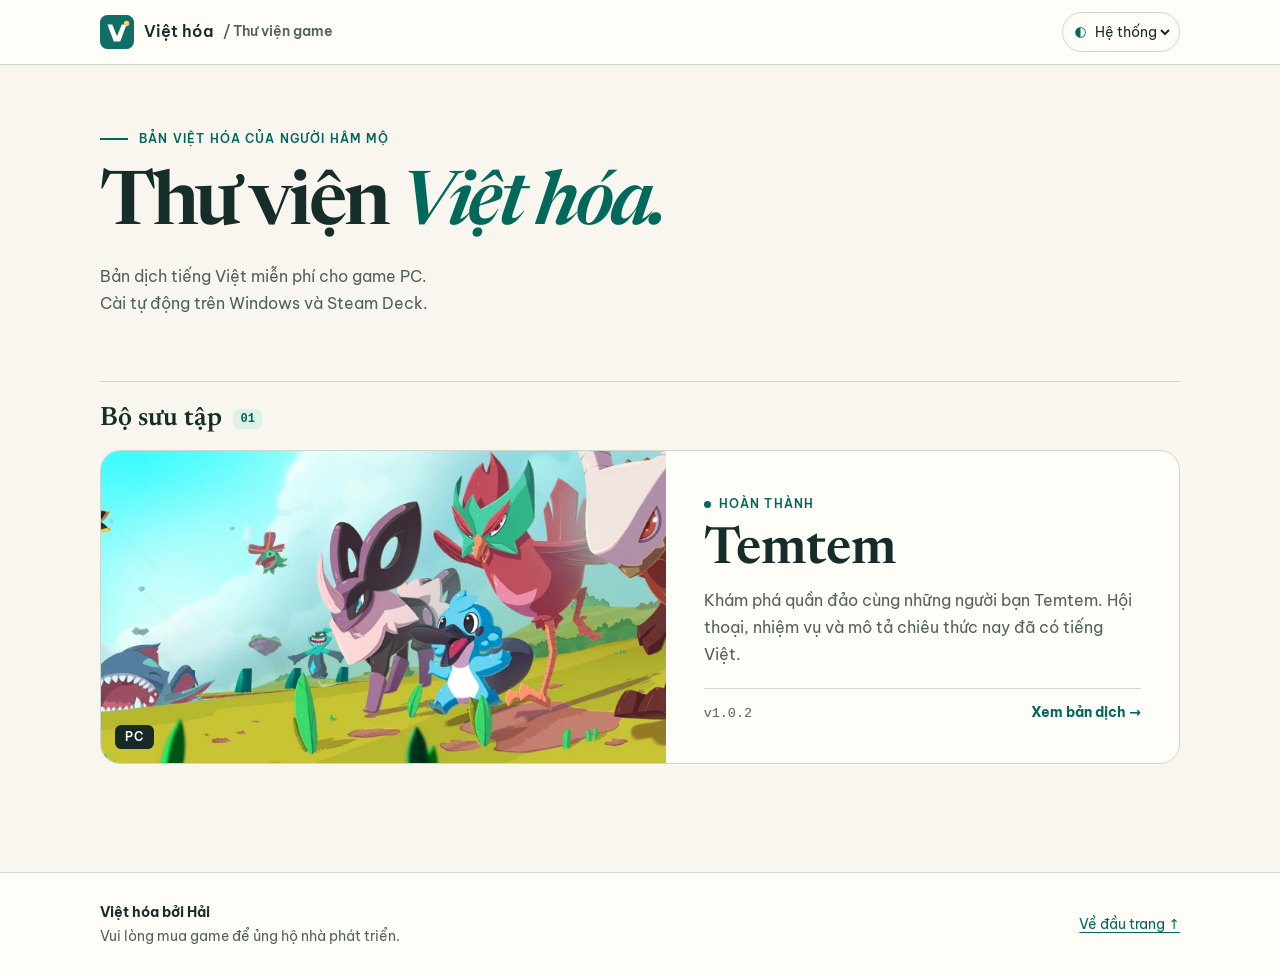
<file: index.html>
<!doctype html>
<html lang="vi">
<head>
<meta charset="utf-8">
<meta name="viewport" content="width=device-width, initial-scale=1">
<title>Việt Hóa Game PC — Patch tiếng Việt</title>
<meta name="description" content="Danh sách bản Việt hóa game PC của Hải: patch tiếng Việt cài tự động cho Windows và Steam Deck.">
<link rel="canonical" href="https://hhhai0304.github.io/viethoa/">
<meta property="og:type" content="website">
<meta property="og:site_name" content="Việt Hóa">
<meta property="og:locale" content="vi_VN">
<meta property="og:title" content="Việt Hóa Game PC — Patch tiếng Việt">
<meta property="og:description" content="Danh sách bản Việt hóa game PC của Hải: patch tiếng Việt cài tự động cho Windows và Steam Deck.">
<meta property="og:url" content="https://hhhai0304.github.io/viethoa/">
<meta property="og:image" content="https://hhhai0304.github.io/viethoa/static/og-default.png">
<meta name="twitter:card" content="summary_large_image">
<meta name="color-scheme" content="light dark">
<script>try { const t = localStorage.getItem('viethoa-theme'); if (t === 'light' || t === 'dark') document.documentElement.dataset.theme = t; } catch {}</script>
<meta name="application-name" content="Việt Hóa">
<link rel="icon" href="static/favicon.ico" sizes="any">
<link rel="icon" type="image/svg+xml" href="static/favicon.svg">
<link rel="apple-touch-icon" href="static/apple-touch-icon.png">
<meta name="google-site-verification" content="6tw9dWfNj-DUHncGl-YwW4p9Vcy91TCpox1AK8zlNxc">
<link rel="preconnect" href="https://fonts.googleapis.com">
<link rel="preconnect" href="https://fonts.gstatic.com" crossorigin>
<link href="https://fonts.googleapis.com/css2?family=Be+Vietnam+Pro:wght@400;500;600&family=Newsreader:opsz,wght@6..72,600;6..72,700&display=swap" rel="stylesheet">
<style>.keyart { max-width: 100%; }</style>
<link rel="stylesheet" href="static/style.css?v=eda19a79c645">

</head>
<body id="top">
<header class="mast"><div class="wide mast-inner">
  <a class="brand" href="./"><img src="static/favicon.svg" width="34" height="34" alt="">Việt hóa <span>/ Thư viện game</span></a>
  <label class="theme" hidden><span aria-hidden="true">◐</span><select aria-label="Giao diện">
    <option value="auto">Hệ thống</option><option value="light">Sáng</option><option value="dark">Tối</option>
  </select></label>
</div></header>
<main class="wide library">
<header class="library-head">
  <p class="kicker">Bản Việt hóa của người hâm mộ</p>
  <h1>Thư viện <em>Việt hóa.</em></h1>
  <p class="sub">Bản dịch tiếng Việt miễn phí cho game PC.<br>Cài tự động trên Windows và Steam Deck.</p>
</header>
<section class="shelf">
  <h2>Bộ sưu tập <span>01</span></h2>
  <div class="games"><a class="game-link" href="temtem/"><div class="art"><img class="keyart" src="static/temtem/cover.webp" alt=""><span class="platform">PC</span></div><div class="game-copy"><small class="status">Hoàn thành</small><h3>Temtem</h3><p>Khám phá quần đảo cùng những người bạn Temtem. Hội thoại, nhiệm vụ và mô tả chiêu thức nay đã có tiếng Việt.</p><div class="card-end"><small>v1.0.2</small><strong>Xem bản dịch <span aria-hidden="true">→</span></strong></div></div></a></div>
</section>
</main>
<footer><div class="wide foot-inner"><div><strong>Việt hóa bởi Hải</strong>
<p>Vui lòng mua game để ủng hộ nhà phát triển.</p></div><a href="#top">Về đầu trang ↑</a></div></footer>

<script src="static/app.js?v=de5a2815a2db" defer></script>
</body>
</html>
</file>
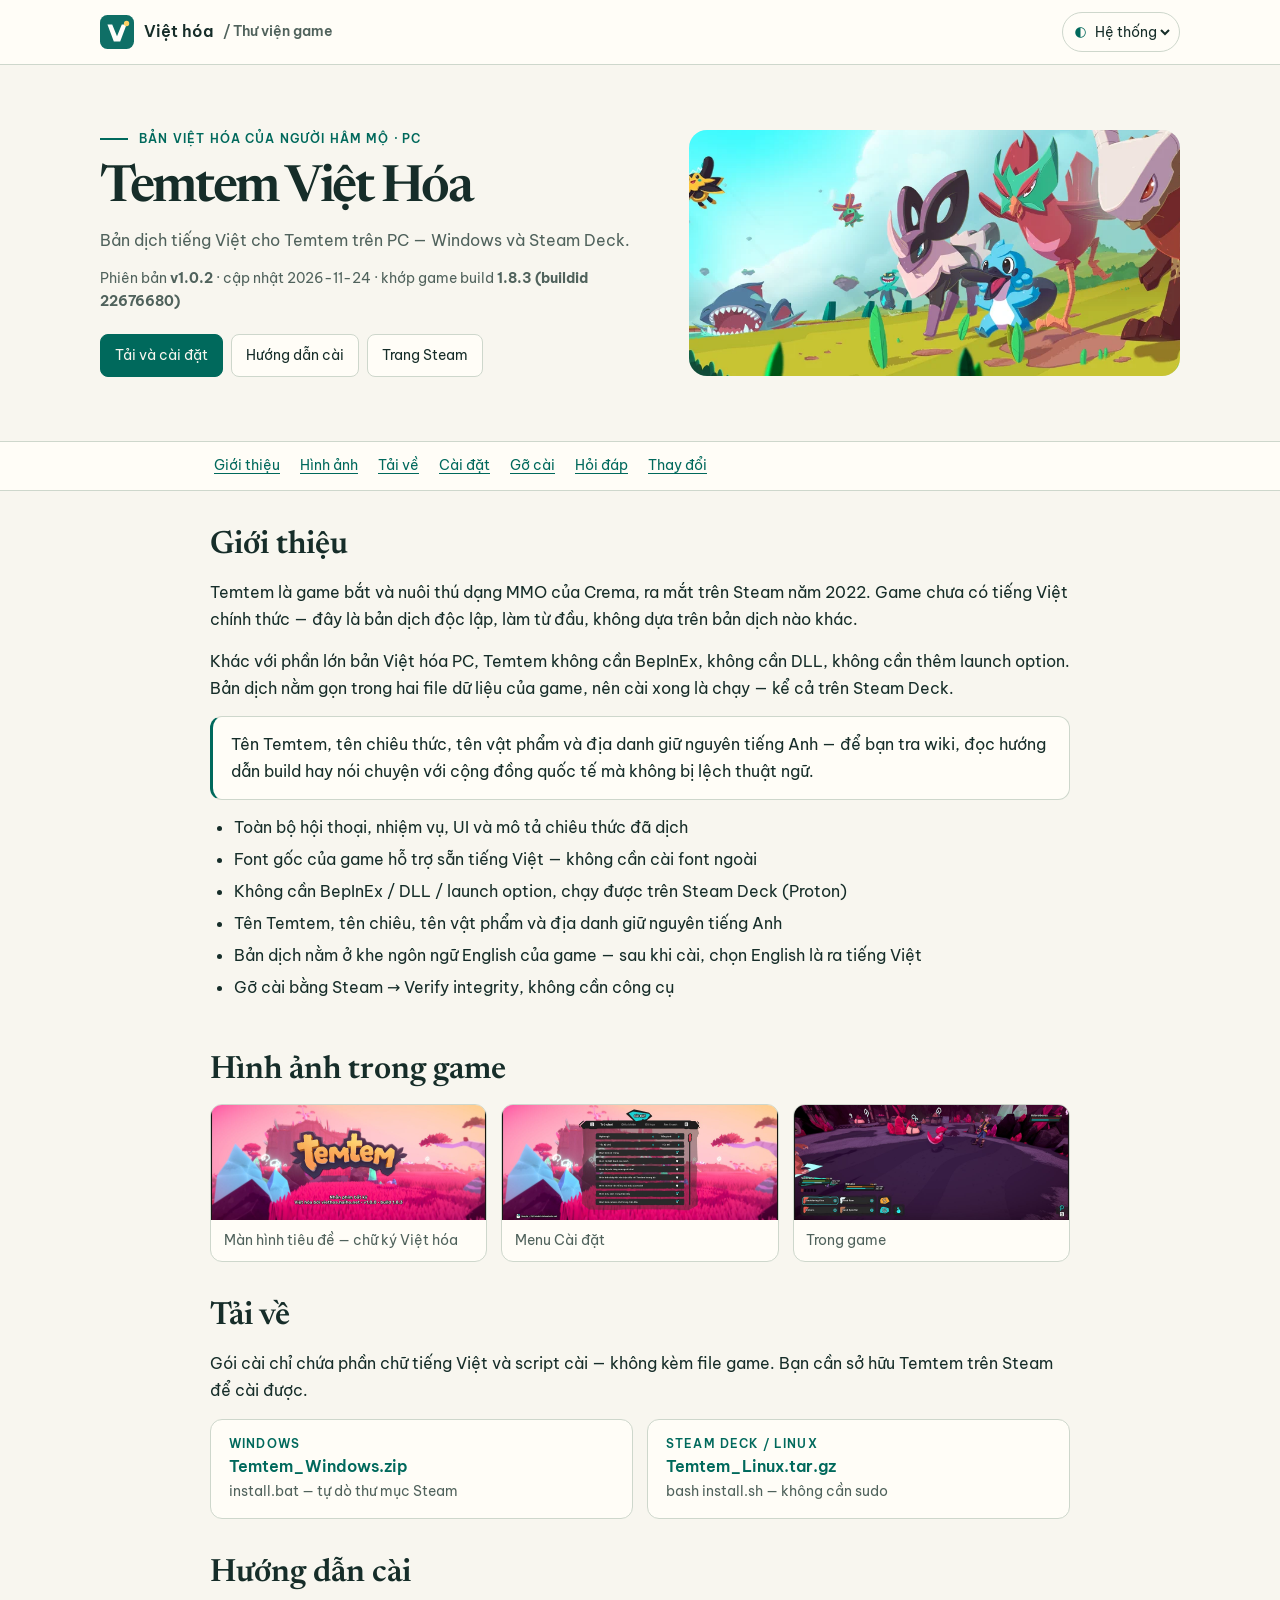
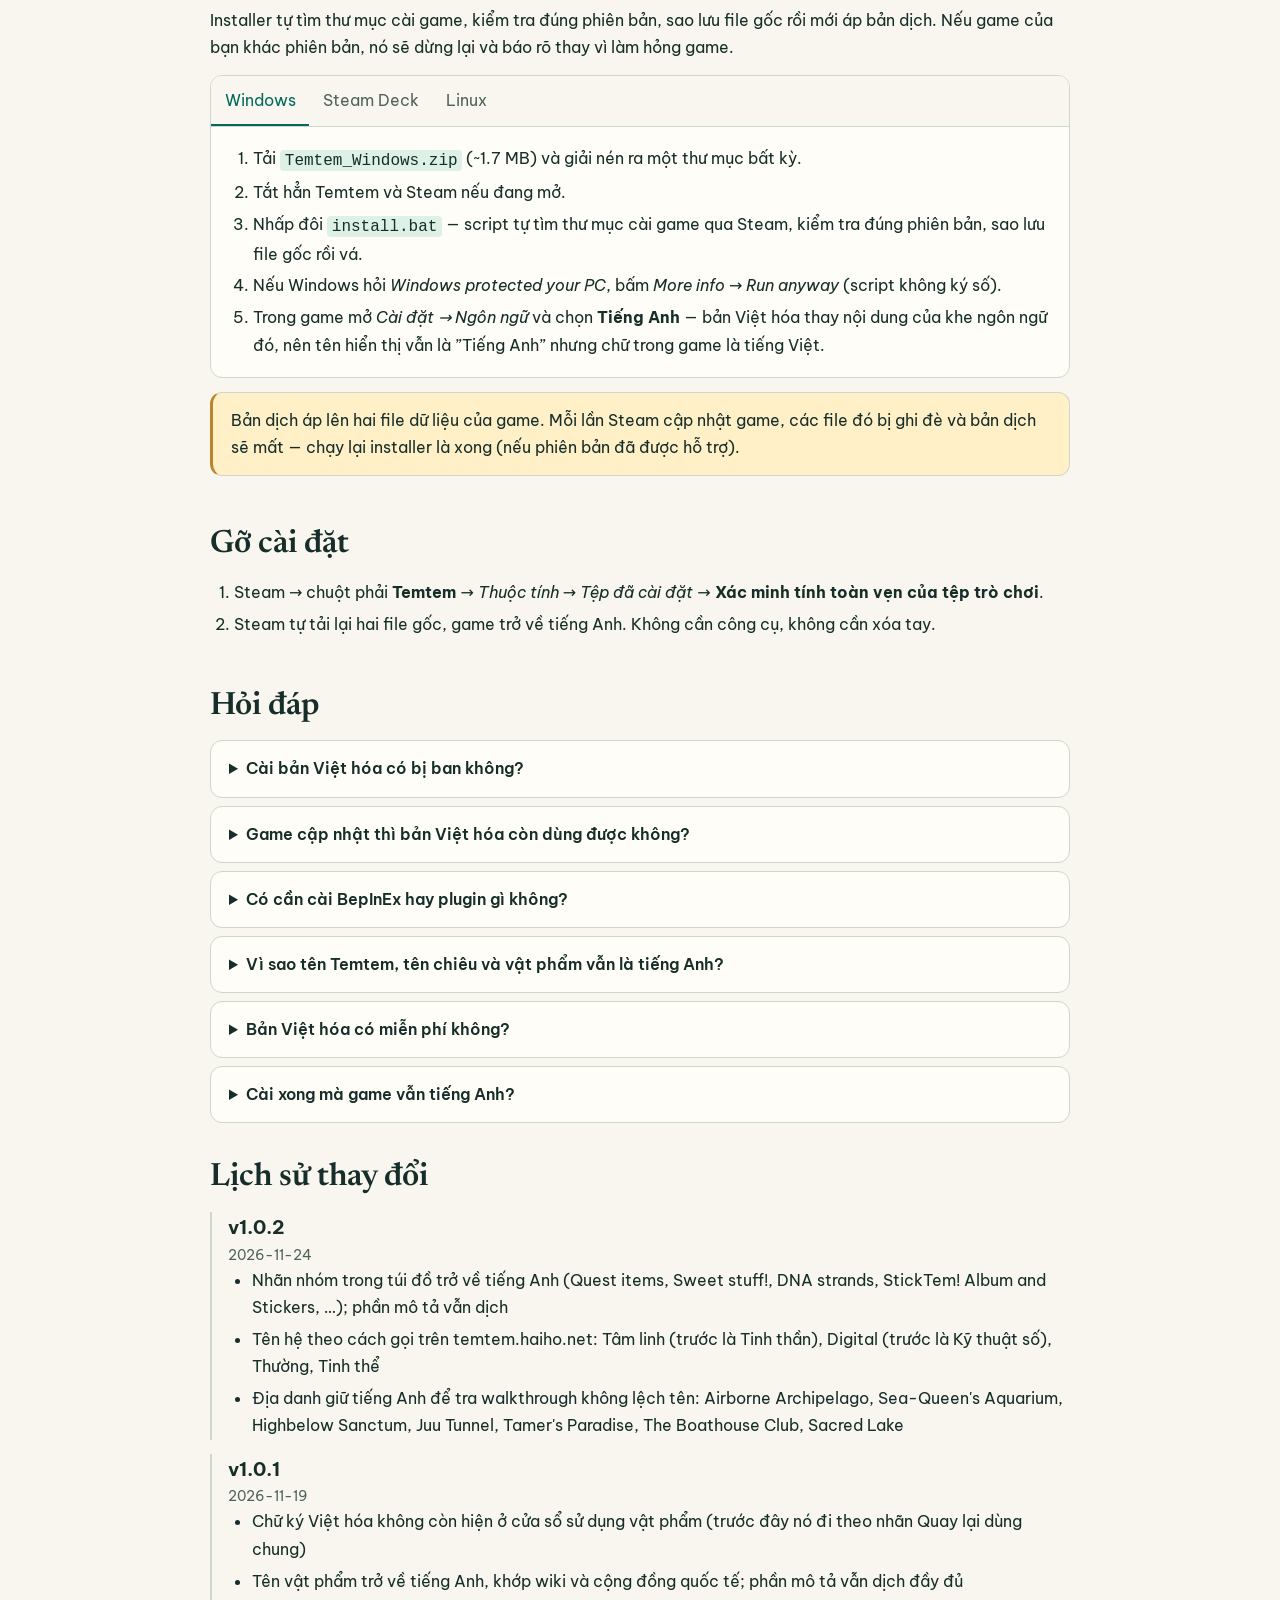
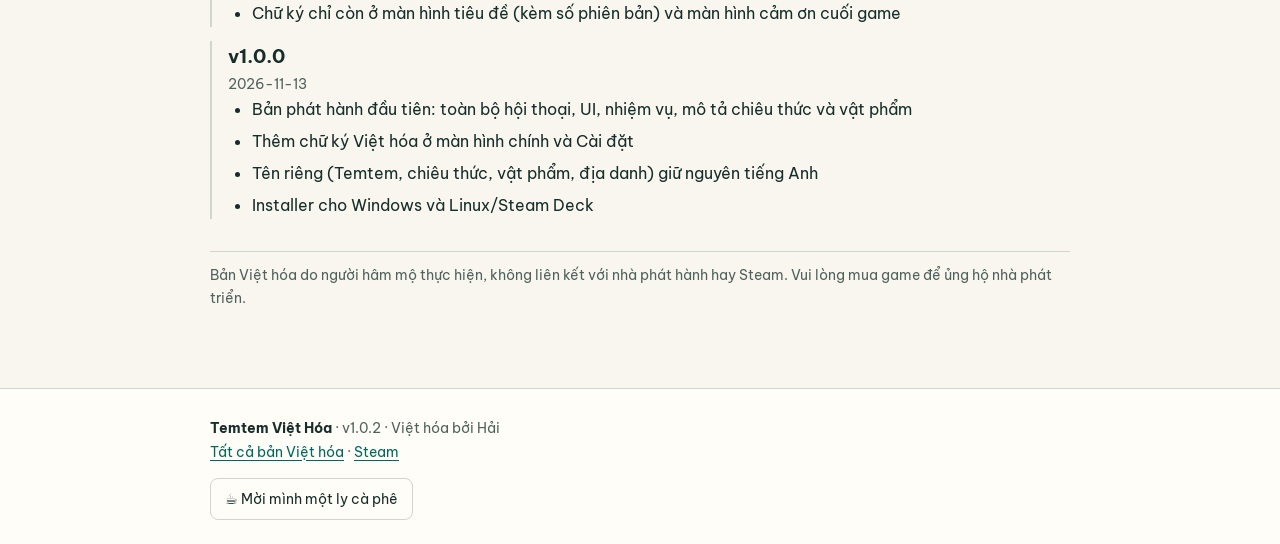
<file: temtem/index.html>
<!doctype html>
<html lang="vi">
<head>
<meta charset="utf-8">
<meta name="viewport" content="width=device-width, initial-scale=1">
<title>Temtem Việt Hóa — Patch tiếng Việt cho PC &amp; Steam Deck</title>
<meta name="description" content="Bản Việt hóa tiếng Việt cho Temtem trên PC — chạy tốt trên Windows và Steam Deck (Proton). Toàn bộ hội thoại, UI, mô tả chiêu thức và vật phẩm đã được dịch; tên Temtem, tên chiêu, tên vật phẩm và địa danh giữ nguyên tiếng Anh để khớp với wiki và cộng đồng.">
<link rel="canonical" href="https://hhhai0304.github.io/viethoa/temtem/">
<meta property="og:type" content="website">
<meta property="og:site_name" content="Việt Hóa">
<meta property="og:locale" content="vi_VN">
<meta property="og:title" content="Temtem Việt Hóa — Patch tiếng Việt cho PC &amp; Steam Deck">
<meta property="og:description" content="Bản Việt hóa tiếng Việt cho Temtem trên PC — chạy tốt trên Windows và Steam Deck (Proton). Toàn bộ hội thoại, UI, mô tả chiêu thức và vật phẩm đã được dịch; tên Temtem, tên chiêu, tên vật phẩm và địa danh giữ nguyên tiếng Anh để khớp với wiki và cộng đồng.">
<meta property="og:url" content="https://hhhai0304.github.io/viethoa/temtem/">
<meta property="og:image" content="https://hhhai0304.github.io/viethoa/static/og-default.png">
<meta name="twitter:card" content="summary_large_image">
<meta name="color-scheme" content="light dark">
<script>try { const t = localStorage.getItem('viethoa-theme'); if (t === 'light' || t === 'dark') document.documentElement.dataset.theme = t; } catch {}</script>
<meta name="application-name" content="Việt Hóa">
<link rel="icon" href="../static/favicon.ico" sizes="any">
<link rel="icon" type="image/svg+xml" href="../static/favicon.svg">
<link rel="apple-touch-icon" href="../static/apple-touch-icon.png">
<meta name="google-site-verification" content="6tw9dWfNj-DUHncGl-YwW4p9Vcy91TCpox1AK8zlNxc">
<link rel="preconnect" href="https://fonts.googleapis.com">
<link rel="preconnect" href="https://fonts.gstatic.com" crossorigin>
<link href="https://fonts.googleapis.com/css2?family=Be+Vietnam+Pro:wght@400;500;600&family=Newsreader:opsz,wght@6..72,600;6..72,700&display=swap" rel="stylesheet">
<style>.keyart { max-width: 100%; }</style>
<link rel="stylesheet" href="../static/style.css?v=eda19a79c645">
<script type="application/ld+json">[{"@context": "https://schema.org", "@type": "SoftwareApplication", "name": "Temtem Việt Hóa", "operatingSystem": "Windows, Linux", "applicationCategory": "GameApplication", "softwareVersion": "v1.0.2", "inLanguage": "vi", "url": "https://hhhai0304.github.io/viethoa/temtem/", "description": "Bản Việt hóa tiếng Việt cho Temtem trên PC — chạy tốt trên Windows và Steam Deck (Proton). Toàn bộ hội thoại, UI, mô tả chiêu thức và vật phẩm đã được dịch; tên Temtem, tên chiêu, tên vật phẩm và địa danh giữ nguyên tiếng Anh để khớp với wiki và cộng đồng.", "offers": {"@type": "Offer", "price": "0", "priceCurrency": "VND"}}, {"@context": "https://schema.org", "@type": "FAQPage", "mainEntity": [{"@type": "Question", "name": "Cài bản Việt hóa có bị ban không?", "acceptedAnswer": {"@type": "Answer", "text": "Bản dịch chỉ thay dữ liệu văn bản phía client (hai file .assets), không đụng vào logic game, không can thiệp vào kết nối hay giao dịch. Temtem không dùng anti-cheat kernel. Tuy vậy đây là game online và mọi thay đổi file đều là tự chịu rủi ro — nếu bạn lo, hãy thử bằng một tài khoản phụ trước."}}, {"@type": "Question", "name": "Game cập nhật thì bản Việt hóa còn dùng được không?", "acceptedAnswer": {"@type": "Answer", "text": "Nếu bản cập nhật có sửa hai file dữ liệu, Steam sẽ ghi đè và bản dịch mất — khi đó installer sẽ báo đúng phiên bản và dừng lại thay vì làm hỏng game. Bạn xác minh lại để chơi bản gốc, mình sẽ phát hành bản Việt hóa khớp phiên bản mới."}}, {"@type": "Question", "name": "Có cần cài BepInEx hay plugin gì không?", "acceptedAnswer": {"@type": "Answer", "text": "Không. Temtem dùng I2 Localization với toàn bộ chuỗi nằm trong file assets, nên chỉ cần thay file — không DLL, không launch option, không ảnh hưởng tới Steam Deck."}}, {"@type": "Question", "name": "Vì sao tên Temtem, tên chiêu và vật phẩm vẫn là tiếng Anh?", "acceptedAnswer": {"@type": "Answer", "text": "Đó là chủ ý. Tên riêng giữ nguyên để khớp với wiki, video hướng dẫn và cộng đồng quốc tế; phần mô tả, hội thoại và UI thì dịch toàn bộ."}}, {"@type": "Question", "name": "Bản Việt hóa có miễn phí không?", "acceptedAnswer": {"@type": "Answer", "text": "Miễn phí và sẽ luôn miễn phí. Nếu bạn muốn ủng hộ, có nút mời mình một ly cà phê — nhưng chơi hết game và báo lỗi giúp đã là quý rồi."}}, {"@type": "Question", "name": "Cài xong mà game vẫn tiếng Anh?", "acceptedAnswer": {"@type": "Answer", "text": "Vào Cài đặt → Ngôn ngữ và chọn “Tiếng Anh” — bản Việt hóa nằm ở đúng khe đó, nên tên hiển thị vẫn là Tiếng Anh nhưng nội dung là tiếng Việt. Nếu vẫn tiếng Anh, chạy lại installer: nó sẽ báo file đã vá hay chưa."}}]}]</script>
</head>
<body id="top">
<header class="mast"><div class="wide mast-inner">
  <a class="brand" href="../"><img src="../static/favicon.svg" width="34" height="34" alt="">Việt hóa <span>/ Thư viện game</span></a>
  <label class="theme" hidden><span aria-hidden="true">◐</span><select aria-label="Giao diện">
    <option value="auto">Hệ thống</option><option value="light">Sáng</option><option value="dark">Tối</option>
  </select></label>
</div></header>
<header class="hero game-hero"><div class="wide game-heading"><div>
  <p class="kicker">Bản Việt hóa của người hâm mộ · PC</p>
  <h1>Temtem Việt Hóa</h1>
  <p class="sub">Bản dịch tiếng Việt cho Temtem trên PC — Windows và Steam Deck.</p>
  <p class="meta">Phiên bản <strong>v1.0.2</strong> · cập nhật 2026-11-24
     · khớp game build <strong>1.8.3 (buildid 22676680)</strong></p>
  <div class="btns">
    <a class="btn primary" href="https://github.com/hhhai0304/viethoa/releases/latest" rel="noopener">Tải và cài đặt</a>
    <a class="btn" href="#cai-dat">Hướng dẫn cài</a>
    <a class="btn" href="https://store.steampowered.com/app/745920/Temtem/" rel="noopener">Trang Steam</a>
  </div>
</div><div class="art hero-art"><img class="keyart" src="../static/temtem/cover.webp" alt=""></div></div></header>

<nav class="toc"><div class="wrap">
  <a href="#gioi-thieu">Giới thiệu</a>
  <a href="#anh">Hình ảnh</a>
  <a href="#tai-ve">Tải về</a>
  <a href="#cai-dat">Cài đặt</a>
  <a href="#go-cai">Gỡ cài</a>
  <a href="#hoi-dap">Hỏi đáp</a>
  <a href="#thay-doi">Thay đổi</a>
</div></nav>

<main class="wrap guide">
<section id="gioi-thieu">
  <h2>Giới thiệu</h2>
  <p>Temtem là game bắt và nuôi thú dạng MMO của Crema, ra mắt trên Steam năm 2022. Game chưa có tiếng Việt chính thức — đây là bản dịch độc lập, làm từ đầu, không dựa trên bản dịch nào khác.</p><p>Khác với phần lớn bản Việt hóa PC, Temtem không cần BepInEx, không cần DLL, không cần thêm launch option. Bản dịch nằm gọn trong hai file dữ liệu của game, nên cài xong là chạy — kể cả trên Steam Deck.</p>
  <div class="note"><p>Tên Temtem, tên chiêu thức, tên vật phẩm và địa danh giữ nguyên tiếng Anh — để bạn tra wiki, đọc hướng dẫn build hay nói chuyện với cộng đồng quốc tế mà không bị lệch thuật ngữ.</p></div>
  <ul><li>Toàn bộ hội thoại, nhiệm vụ, UI và mô tả chiêu thức đã dịch</li><li>Font gốc của game hỗ trợ sẵn tiếng Việt — không cần cài font ngoài</li><li>Không cần BepInEx / DLL / launch option, chạy được trên Steam Deck (Proton)</li><li>Tên Temtem, tên chiêu, tên vật phẩm và địa danh giữ nguyên tiếng Anh</li><li>Bản dịch nằm ở khe ngôn ngữ English của game — sau khi cài, chọn English là ra tiếng Việt</li><li>Gỡ cài bằng Steam → Verify integrity, không cần công cụ</li></ul>
</section>

<section id="anh">
  <h2>Hình ảnh trong game</h2>
  <div class="shots"><figure><img src="../static/temtem/title.jpg" alt="Màn hình tiêu đề Temtem với dòng Nhấn phím bất kỳ và chữ ký Việt hóa bởi viethoa.haiho.net" loading="lazy"><figcaption>Màn hình tiêu đề — chữ ký Việt hóa</figcaption></figure><figure><img src="../static/temtem/settings.jpg" alt="Menu Cài đặt Temtem tiếng Việt: Trò chơi, Điều khiển, Đồ họa, Âm thanh" loading="lazy"><figcaption>Menu Cài đặt</figcaption></figure><figure><img src="../static/temtem/ingame.jpg" alt="Màn hình trong game Temtem tiếng Việt" loading="lazy"><figcaption>Trong game</figcaption></figure></div>
</section>

<section id="tai-ve">
  <h2>Tải về</h2>
  <p>Gói cài chỉ chứa phần chữ tiếng Việt và script cài — không kèm file game. Bạn cần sở hữu
  Temtem trên Steam để cài được.</p>
  <div class="dl"><a class="card" href="https://github.com/hhhai0304/viethoa/releases/latest/download/Temtem_Windows.zip" rel="noopener"><div class="os">Windows</div><div class="file">Temtem_Windows.zip</div><div class="hint">install.bat — tự dò thư mục Steam</div></a><a class="card" href="https://github.com/hhhai0304/viethoa/releases/latest/download/Temtem_Linux.tar.gz" rel="noopener"><div class="os">Steam Deck / Linux</div><div class="file">Temtem_Linux.tar.gz</div><div class="hint">bash install.sh — không cần sudo</div></a></div>
</section>

<section id="cai-dat">
  <h2>Hướng dẫn cài</h2>
  <p>Installer tự tìm thư mục cài game, kiểm tra đúng phiên bản, sao lưu file gốc rồi mới áp bản dịch.
  Nếu game của bạn khác phiên bản, nó sẽ dừng lại và báo rõ thay vì làm hỏng game.</p>
  <div class="tabs"><div class="tabbar" role="tablist"><button role="tab" type="button" aria-selected="true" aria-controls="tab-windows">Windows</button><button role="tab" type="button" aria-selected="false" aria-controls="tab-deck">Steam Deck</button><button role="tab" type="button" aria-selected="false" aria-controls="tab-linux">Linux</button></div><div class="tabpane" id="tab-windows" role="tabpanel"><ol><li>Tải <code>Temtem_Windows.zip</code> (~1.7 MB) và giải nén ra một thư mục bất kỳ.</li><li>Tắt hẳn Temtem và Steam nếu đang mở.</li><li>Nhấp đôi <code>install.bat</code> — script tự tìm thư mục cài game qua Steam, kiểm tra đúng phiên bản, sao lưu file gốc rồi vá.</li><li>Nếu Windows hỏi <em>Windows protected your PC</em>, bấm <em>More info</em> → <em>Run anyway</em> (script không ký số).</li><li>Trong game mở <em>Cài đặt → Ngôn ngữ</em> và chọn <strong>Tiếng Anh</strong> — bản Việt hóa thay nội dung của khe ngôn ngữ đó, nên tên hiển thị vẫn là ”Tiếng Anh” nhưng chữ trong game là tiếng Việt.</li></ol></div><div class="tabpane" id="tab-deck" role="tabpanel" hidden><ol><li>Chuyển sang Desktop Mode (Power → Switch to Desktop).</li><li>Tải <code>Temtem_Linux.tar.gz</code> (~1.7 MB), giải nén ra <code>~/Downloads</code>.</li><li>Mở Konsole trong thư mục vừa giải nén và chạy <code>bash install.sh</code>.</li><li>Script tự dò thư viện Steam, kiểm tra phiên bản, sao lưu rồi vá — không cần sudo.</li><li>Về Game Mode, mở Temtem, vào <em>Cài đặt → Ngôn ngữ</em> và chọn <strong>Tiếng Anh</strong>.</li></ol></div><div class="tabpane" id="tab-linux" role="tabpanel" hidden><ol><li>Tải <code>Temtem_Linux.tar.gz</code> và giải nén.</li><li>Chạy <code>bash install.sh</code> — script dò <code>~/.local/share/Steam</code>, <code>~/.steam/steam</code>, thư viện phụ và cả bản Steam Flatpak.</li><li>Game chạy Proton hay native đều được; đường dẫn game được dò tự động.</li><li>Mở game và chọn ngôn ngữ <strong>Tiếng Anh</strong>.</li></ol></div></div>
  <div class="note warn"><p>Bản dịch áp lên hai file dữ liệu của game. Mỗi lần Steam cập nhật game,
  các file đó bị ghi đè và bản dịch sẽ mất — chạy lại installer là xong (nếu phiên bản đã được hỗ trợ).</p></div>
</section>

<section id="go-cai">
  <h2>Gỡ cài đặt</h2>
  <ol><li>Steam → chuột phải <strong>Temtem</strong> → <em>Thuộc tính</em> → <em>Tệp đã cài đặt</em> → <strong>Xác minh tính toàn vẹn của tệp trò chơi</strong>.</li><li>Steam tự tải lại hai file gốc, game trở về tiếng Anh. Không cần công cụ, không cần xóa tay.</li></ol>
</section>

<section id="hoi-dap">
  <h2>Hỏi đáp</h2>
  <details><summary>Cài bản Việt hóa có bị ban không?</summary><p>Bản dịch chỉ thay dữ liệu văn bản phía client (hai file .assets), không đụng vào logic game, không can thiệp vào kết nối hay giao dịch. Temtem không dùng anti-cheat kernel. Tuy vậy đây là game online và mọi thay đổi file đều là tự chịu rủi ro — nếu bạn lo, hãy thử bằng một tài khoản phụ trước.</p></details><details><summary>Game cập nhật thì bản Việt hóa còn dùng được không?</summary><p>Nếu bản cập nhật có sửa hai file dữ liệu, Steam sẽ ghi đè và bản dịch mất — khi đó installer sẽ báo đúng phiên bản và dừng lại thay vì làm hỏng game. Bạn xác minh lại để chơi bản gốc, mình sẽ phát hành bản Việt hóa khớp phiên bản mới.</p></details><details><summary>Có cần cài BepInEx hay plugin gì không?</summary><p>Không. Temtem dùng I2 Localization với toàn bộ chuỗi nằm trong file assets, nên chỉ cần thay file — không DLL, không launch option, không ảnh hưởng tới Steam Deck.</p></details><details><summary>Vì sao tên Temtem, tên chiêu và vật phẩm vẫn là tiếng Anh?</summary><p>Đó là chủ ý. Tên riêng giữ nguyên để khớp với wiki, video hướng dẫn và cộng đồng quốc tế; phần mô tả, hội thoại và UI thì dịch toàn bộ.</p></details><details><summary>Bản Việt hóa có miễn phí không?</summary><p>Miễn phí và sẽ luôn miễn phí. Nếu bạn muốn ủng hộ, có nút mời mình một ly cà phê — nhưng chơi hết game và báo lỗi giúp đã là quý rồi.</p></details><details><summary>Cài xong mà game vẫn tiếng Anh?</summary><p>Vào Cài đặt → Ngôn ngữ và chọn “Tiếng Anh” — bản Việt hóa nằm ở đúng khe đó, nên tên hiển thị vẫn là Tiếng Anh nhưng nội dung là tiếng Việt. Nếu vẫn tiếng Anh, chạy lại installer: nó sẽ báo file đã vá hay chưa.</p></details>
</section>

<section id="thay-doi">
  <h2>Lịch sử thay đổi</h2>
  <div class="cl"><h3>v1.0.2</h3><div class="when">2026-11-24</div><ul><li>Nhãn nhóm trong túi đồ trở về tiếng Anh (Quest items, Sweet stuff!, DNA strands, StickTem! Album and Stickers, …); phần mô tả vẫn dịch</li><li>Tên hệ theo cách gọi trên temtem.haiho.net: Tâm linh (trước là Tinh thần), Digital (trước là Kỹ thuật số), Thường, Tinh thể</li><li>Địa danh giữ tiếng Anh để tra walkthrough không lệch tên: Airborne Archipelago, Sea-Queen&#x27;s Aquarium, Highbelow Sanctum, Juu Tunnel, Tamer&#x27;s Paradise, The Boathouse Club, Sacred Lake</li></ul></div><div class="cl"><h3>v1.0.1</h3><div class="when">2026-11-19</div><ul><li>Chữ ký Việt hóa không còn hiện ở cửa sổ sử dụng vật phẩm (trước đây nó đi theo nhãn Quay lại dùng chung)</li><li>Tên vật phẩm trở về tiếng Anh, khớp wiki và cộng đồng quốc tế; phần mô tả vẫn dịch đầy đủ</li><li>Chữ ký chỉ còn ở màn hình tiêu đề (kèm số phiên bản) và màn hình cảm ơn cuối game</li></ul></div><div class="cl"><h3>v1.0.0</h3><div class="when">2026-11-13</div><ul><li>Bản phát hành đầu tiên: toàn bộ hội thoại, UI, nhiệm vụ, mô tả chiêu thức và vật phẩm</li><li>Thêm chữ ký Việt hóa ở màn hình chính và Cài đặt</li><li>Tên riêng (Temtem, chiêu thức, vật phẩm, địa danh) giữ nguyên tiếng Anh</li><li>Installer cho Windows và Linux/Steam Deck</li></ul></div>
</section>

<hr class="sep">
<p class="lang">Bản Việt hóa do người hâm mộ thực hiện, không liên kết với nhà phát hành hay Steam.
Vui lòng mua game để ủng hộ nhà phát triển.</p>
</main>

<footer><div class="wrap">
  <p><strong>Temtem Việt Hóa</strong> · v1.0.2 · Việt hóa bởi Hải</p>
  <p><a href="../">Tất cả bản Việt hóa</a> · <a href="https://store.steampowered.com/app/745920/Temtem/" rel="noopener">Steam</a></p>
  <p style="margin-top:14px"><button type="button" class="cafe" data-open="moi-cafe">☕ Mời mình một ly cà phê</button></p>
</div></footer>

<dialog id="moi-cafe" class="cafe" aria-labelledby="moi-cafe-h">
  <div class="inner">
    <button type="button" class="close" aria-label="Đóng">&times;</button>
    <h2 id="moi-cafe-h">Mời mình một ly cà phê</h2>
    <p>Bản Việt hóa luôn miễn phí và sẽ luôn miễn phí. Nếu bạn thấy vui khi chơi, một ly cà phê là
    lời cảm ơn rất ấm — chơi hết game và báo lỗi giúp cũng đã là quý lắm rồi.</p>
    <img class="qr" src="https://img.vietqr.io/image/TCB-5678567820-compact2.png?addInfo=Viet+Hoa+Temtem&amp;accountName=HO+HOANG+HAI" alt="Mã QR chuyển khoản" loading="lazy">
    <dl>
      <dt>Ngân hàng</dt><dd>Techcombank</dd>
      <dt>Số tài khoản</dt><dd><code>5678567820</code><button type="button" class="copy" aria-label="Chép số tài khoản" data-copy="5678567820">Chép</button></dd>
      <dt>Chủ tài khoản</dt><dd>HO HOANG HAI</dd>
      <dt>Nội dung</dt><dd>Viet Hoa Temtem<button type="button" class="copy" aria-label="Chép nội dung chuyển khoản" data-copy="Viet Hoa Temtem">Chép</button></dd>
    </dl>
    <p class="copy-status" role="status"></p>
  </div>
</dialog>

<script src="../static/app.js?v=de5a2815a2db" defer></script>
</body>
</html>
</file>
<file: static/style.css>
:root {
  color-scheme: light dark;
  --bg: light-dark(#f8f6ef, #131a19);
  --surface: light-dark(#fffdf7, #1c2523);
  --ink: light-dark(#162d29, #f0f1e8);
  --muted: light-dark(#50625c, #adc0b7);
  --line: light-dark(#ced7cc, #354440);
  --accent: light-dark(#00695c, #84e3c7);
  --soft: light-dark(#def1e6, #263e36);
  --warn: light-dark(#fff0c7, #40321d);
  --serif: Newsreader, Georgia, serif;
  --gutter: clamp(18px, 4vw, 48px);
}
:root[data-theme=dark] { color-scheme: dark; }
:root[data-theme=light] { color-scheme: light; }
* { box-sizing: border-box; }
body { margin: 0; min-height: 100vh; min-height: 100svh; display: flex; flex-direction: column; background: var(--bg); color: var(--ink); font: 1rem/1.7 'Be Vietnam Pro', system-ui, sans-serif; }
.wide, .wrap { width: min(calc(100% - 2 * var(--gutter)), 1080px); margin-inline: auto; }
.wrap { max-width: 860px; }
main { flex: 1; }
a { color: var(--accent); text-underline-offset: .22em; }
a:focus-visible, button:focus-visible, select:focus-visible, summary:focus-visible { outline: 3px solid var(--accent); outline-offset: 3px; }
button, select { font: inherit; cursor: pointer; }
[hidden] { display: none !important; }
h1, h2, h3, p, figure { margin: 0; }
h1, h2, h3 { text-wrap: balance; }
.mast { border-bottom: 1px solid var(--line); background: var(--surface); }
.mast-inner, .brand, .theme, .foot-inner, .card-end { display: flex; align-items: center; }
.mast-inner, .foot-inner, .card-end { justify-content: space-between; gap: 1rem; }
.mast-inner { min-height: 64px; }
.brand { gap: 10px; color: var(--ink); font-weight: 600; text-decoration: none; }
.brand span, .sub, .meta, .game-copy p, .hint, .when, figcaption, .lang, footer p { color: var(--muted); }
.brand span, footer, .theme { font-size: .86rem; }
.theme { border: 1px solid var(--line); border-radius: 2rem; padding-inline: .75rem .4rem; gap: 4px; color: var(--accent); }
.theme select { background: var(--surface); color: var(--ink); border: 0; min-height: 38px; border-radius: 2rem; }
.library { padding-bottom: clamp(60px, 9vw, 108px); }
.library-head, .hero { padding-block: clamp(38px, 5vw, 72px); }
.kicker, .status, .platform, .os { font-size: .72rem; font-weight: 600; letter-spacing: .1em; text-transform: uppercase; }
.kicker { color: var(--accent); display: flex; align-items: center; gap: .7rem; }
.kicker::before { content: ''; width: 28px; height: 2px; background: currentColor; }
h1, h2, .game-copy h3 { font-family: var(--serif); font-weight: 600; line-height: 1.14; }
h1 { font-size: clamp(2.6rem, 5.8vw, 5.3rem); letter-spacing: -.045em; margin-block: .22em .18em; }
h1 em { color: var(--accent); }
.sub { max-width: 58ch; }
.shelf { border-top: 1px solid var(--line); padding-top: 1.35rem; }
.shelf h2 { display: flex; align-items: center; gap: .7rem; font-size: 1.65rem; margin-bottom: 1rem; }
.shelf h2 span { font: 600 .76rem/1.65 monospace; padding: 0 .45rem; border-radius: .4rem; color: var(--accent); background: var(--soft); }
.games { display: grid; gap: 20px; }
.game-link, .game-heading { display: grid; grid-template-columns: 1.1fr 1fr; }
.game-link { color: var(--ink); background: var(--surface); text-decoration: none; border: 1px solid var(--line); border-radius: 20px; overflow: hidden; }
.game-link:hover { border-color: var(--accent); }
.art { position: relative; isolation: isolate; background: var(--soft); display: grid; place-items: center; min-height: 220px; }
.keyart { position: absolute; inset: 0; width: 100%; height: 100%; object-fit: cover; object-position: 60% center; }
.monogram { font: italic 5rem var(--serif); color: var(--accent); }
.platform { position: absolute; bottom: 14px; left: 14px; color: white; background: #172a26; border-radius: .4rem; padding: .15rem .6rem; }
.game-copy { padding: clamp(22px, 3vw, 38px); }
.status { color: var(--accent); }
.status::before { content: ''; display: inline-block; width: 7px; height: 7px; border-radius: 50%; background: currentColor; margin-right: .5rem; }
.game-copy h3 { font-size: clamp(2rem, 4vw, 3.2rem); margin: .12em 0; }
.card-end { border-top: 1px solid var(--line); padding-top: 12px; margin-top: 20px; color: var(--accent); font-size: .88rem; }
.card-end small { color: var(--muted); font: .84rem monospace; }
footer { background: var(--surface); border-top: 1px solid var(--line); padding-block: 28px; }
footer strong { color: var(--ink); }
.game-heading { gap: var(--gutter); align-items: center; }
.game-heading h1 { font-size: clamp(2.5rem, 4vw, 3.8rem); }
.hero-art { border-radius: 18px; overflow: hidden; aspect-ratio: 2 / 1; min-height: 0; }
.meta { font-size: .88rem; margin-top: 12px; }
.btns, .tabbar, .toc .wrap { display: flex; }
.btns { flex-wrap: wrap; gap: 8px; margin-top: 20px; }
.btn, footer .cafe, .copy { border: 1px solid var(--line); border-radius: 8px; background: var(--surface); color: var(--ink); text-decoration: none; padding: 8px 14px; font-size: .9rem; }
.btn.primary { background: var(--accent); color: var(--bg); border-color: var(--accent); }
.btn:hover, footer .cafe:hover, .copy:hover { border-color: var(--accent); }
.toc { position: sticky; top: 0; z-index: 2; background: var(--surface); border-block: 1px solid var(--line); }
.toc .wrap { gap: 20px; overflow-x: auto; padding: 12px 4px; }
.toc a { white-space: nowrap; font-size: .88rem; }
.guide { padding-bottom: 64px; overflow-wrap: anywhere; }
.guide section { scroll-margin-top: 62px; padding-top: 36px; }
.guide h2 { font-size: 2rem; margin-bottom: 16px; }
.guide p, .guide ul, .guide ol { margin: 0 0 14px; }
ul, ol { padding-left: 1.5rem; }
li + li { margin-top: .3rem; }
.note, details, .tabs, .card, .shots figure, .empty { background: var(--surface); border: 1px solid var(--line); border-radius: 12px; }
.note, details, .card, .empty { padding: 14px 18px; }
.note { border-inline-start: 3px solid var(--accent); margin: 14px 0; }
.note p, .tabpane ol { margin: 0; }
.warn { background: var(--warn); border-inline-start-color: #ba862b; }
.dl, .shots { display: grid; grid-template-columns: repeat(auto-fit, minmax(min(100%, 235px), 1fr)); gap: 14px; }
.card { text-decoration: none; }
.card:hover, details[open] { border-color: var(--accent); }
.file { font-weight: 600; }
.hint, figcaption, .lang, .when { font-size: .85rem; }
code { background: var(--soft); border-radius: 4px; padding: .1em .3em; }
.tabs, .shots figure { overflow: hidden; }
.tabbar { background: var(--bg); border-bottom: 1px solid var(--line); }
.tabbar button { border: none; border-bottom: 2px solid transparent; background: transparent; color: var(--muted); padding: .65em .85em; }
.tabbar button[aria-selected=true] { border-color: var(--accent); color: var(--accent); }
.tabbar button:focus-visible { outline-offset: -4px; }
.tabpane { padding: 18px; }
.shots img { width: 100%; height: auto; display: block; }
figcaption { padding: .55rem .8rem; }
summary { cursor: pointer; font-weight: 600; }
details + details { margin-top: 8px; }
.guide details p { margin: 10px 0 0; }
.cl { padding-left: 16px; border-left: 2px solid var(--line); }
.sep { border: none; border-top: 1px solid var(--line); margin: 32px 0 12px; }
dialog.cafe { color: var(--ink); background: var(--surface); border: 1px solid var(--line); border-radius: 16px; width: min(440px, calc(100% - 32px)); padding: 22px; }
dialog::backdrop { background: #101b18ad; }
dialog .close { float: right; border: none; background: none; color: inherit; font-size: 1.5rem; }
dialog h2 { margin-bottom: 12px; }
dialog .qr { display: block; width: min(200px, 100%); margin: 14px auto; }
dialog dl { display: grid; grid-template-columns: auto 1fr; gap: 6px 12px; font-size: .9rem; }
dialog dd { margin: 0; overflow-wrap: anywhere; }
.copy { padding: 3px 10px; margin: 2px 0 2px 6px; font-weight: 600; color: var(--accent); background: var(--soft); border-color: var(--accent); }
.copy:hover { background: var(--accent); color: var(--bg); }
.copy-status { font-size: .86rem; color: var(--ink); }
@media (max-width: 680px) {
  .brand span { display: none; }
  .game-link, .game-heading { grid-template-columns: 1fr; }
  .art { aspect-ratio: 2.4 / 1; min-height: 0; }
  .foot-inner { align-items: flex-start; flex-direction: column; gap: .6rem; }
  .tabbar button { font-size: .9rem; }
}
</file>
